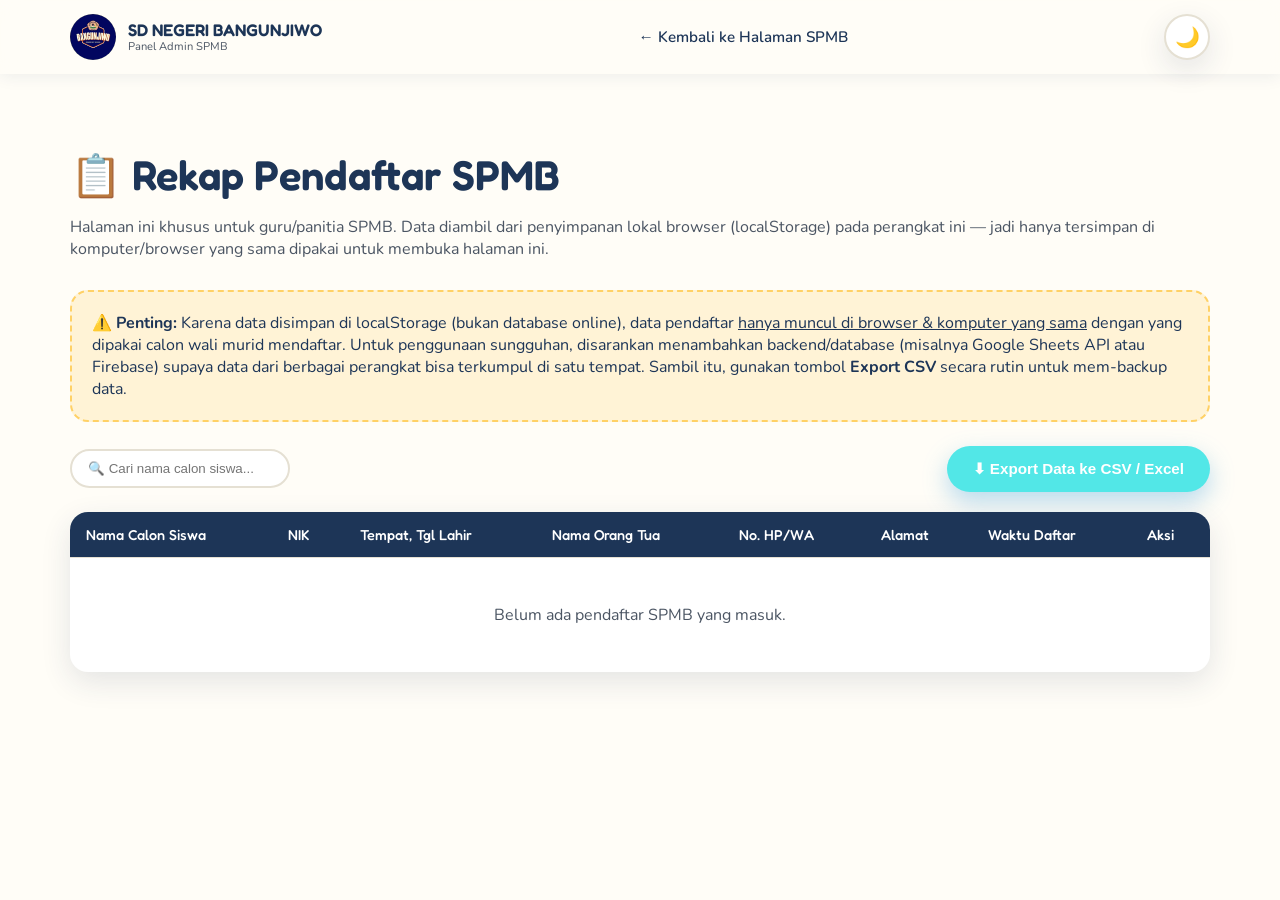
<file: admin-spmb.html>
<!DOCTYPE html>
<html lang="id">
<head>
<meta charset="UTF-8" />
<meta name="viewport" content="width=device-width, initial-scale=1.0" />
<title>Admin — Rekap SPMB | SD Negeri Bangunjiwo</title>
<link rel="preconnect" href="https://fonts.googleapis.com">
<link rel="preconnect" href="https://fonts.gstatic.com" crossorigin>
<link href="https://fonts.googleapis.com/css2?family=Fredoka:wght@500;600;700&family=Nunito:wght@400;600;700;800&display=swap" rel="stylesheet">
<link rel="stylesheet" href="style.css">
<script>
  (function () {
    try {
      var saved = localStorage.getItem('sdnb-theme');
      var theme = saved || (window.matchMedia('(prefers-color-scheme: dark)').matches ? 'dark' : 'light');
      document.documentElement.setAttribute('data-theme', theme);
    } catch (e) {}
  })();
</script>
</head>
<body>

  <header class="site-header">
    <div class="nav-wrap">
      <a href="index.html" class="brand">
        <div class="brand-logo"><img src="logo-sdn.jpeg" alt="Logo SD Negeri Bangunjiwo"></div>
        <div class="brand-text">SD NEGERI BANGUNJIWO<small>Panel Admin SPMB</small></div>
      </a>
      <ul class="nav-menu">
        <li><a href="spmb.html" class="nav-item">← Kembali ke Halaman SPMB</a></li>
      </ul>
      <div class="nav-actions">
        <button id="themeToggle" class="theme-toggle" type="button" aria-label="Ganti mode gelap/terang" title="Ganti mode gelap/terang">
          <span class="theme-icon theme-icon-moon" aria-hidden="true">🌙</span>
          <span class="theme-icon theme-icon-sun" aria-hidden="true">☀️</span>
        </button>
      </div>
    </div>
  </header>

  <section class="section" style="padding-top:40px;">
    <div class="container">
      <h1 class="section-title" style="text-align:left;">📋 Rekap Pendaftar SPMB</h1>
      <p style="color:var(--gray); margin-bottom:30px;">
        Halaman ini khusus untuk guru/panitia SPMB. Data diambil dari penyimpanan lokal browser (localStorage)
        pada perangkat ini — jadi hanya tersimpan di komputer/browser yang sama dipakai untuk membuka halaman ini.
      </p>

      <!-- ⚠️ CATATAN PENTING untuk guru -->
      <div class="info-box" style="margin-bottom:24px;">
        <strong>⚠️ Penting:</strong> Karena data disimpan di localStorage (bukan database online), data pendaftar
        <u>hanya muncul di browser & komputer yang sama</u> dengan yang dipakai calon wali murid mendaftar.
        Untuk penggunaan sungguhan, disarankan menambahkan backend/database (misalnya Google Sheets API atau
        Firebase) supaya data dari berbagai perangkat bisa terkumpul di satu tempat. Sambil itu, gunakan tombol
        <strong>Export CSV</strong> secara rutin untuk mem-backup data.
      </div>

      <div class="admin-toolbar">
        <input type="text" id="adminSearch" placeholder="🔍 Cari nama calon siswa...">
        <button id="exportCsvBtn" class="btn btn-primary btn-export">⬇ Export Data ke CSV / Excel</button>
      </div>

      <div class="admin-table-wrap">
        <table class="admin-table">
          <thead>
            <tr>
              <th>Nama Calon Siswa</th>
              <th>NIK</th>
              <th>Tempat, Tgl Lahir</th>
              <th>Nama Orang Tua</th>
              <th>No. HP/WA</th>
              <th>Alamat</th>
              <th>Waktu Daftar</th>
              <th>Aksi</th>
            </tr>
          </thead>
          <tbody id="adminTableBody">
            <!-- Baris data di-render otomatis oleh script.js -->
          </tbody>
        </table>
        <p id="adminEmptyState" style="text-align:center; padding:30px; color:var(--gray); display:none;">
          Belum ada pendaftar SPMB yang masuk.
        </p>
      </div>
    </div>
  </section>

  <script src="data.js"></script>
  <script src="script.js"></script>
</body>
</html>
</file>
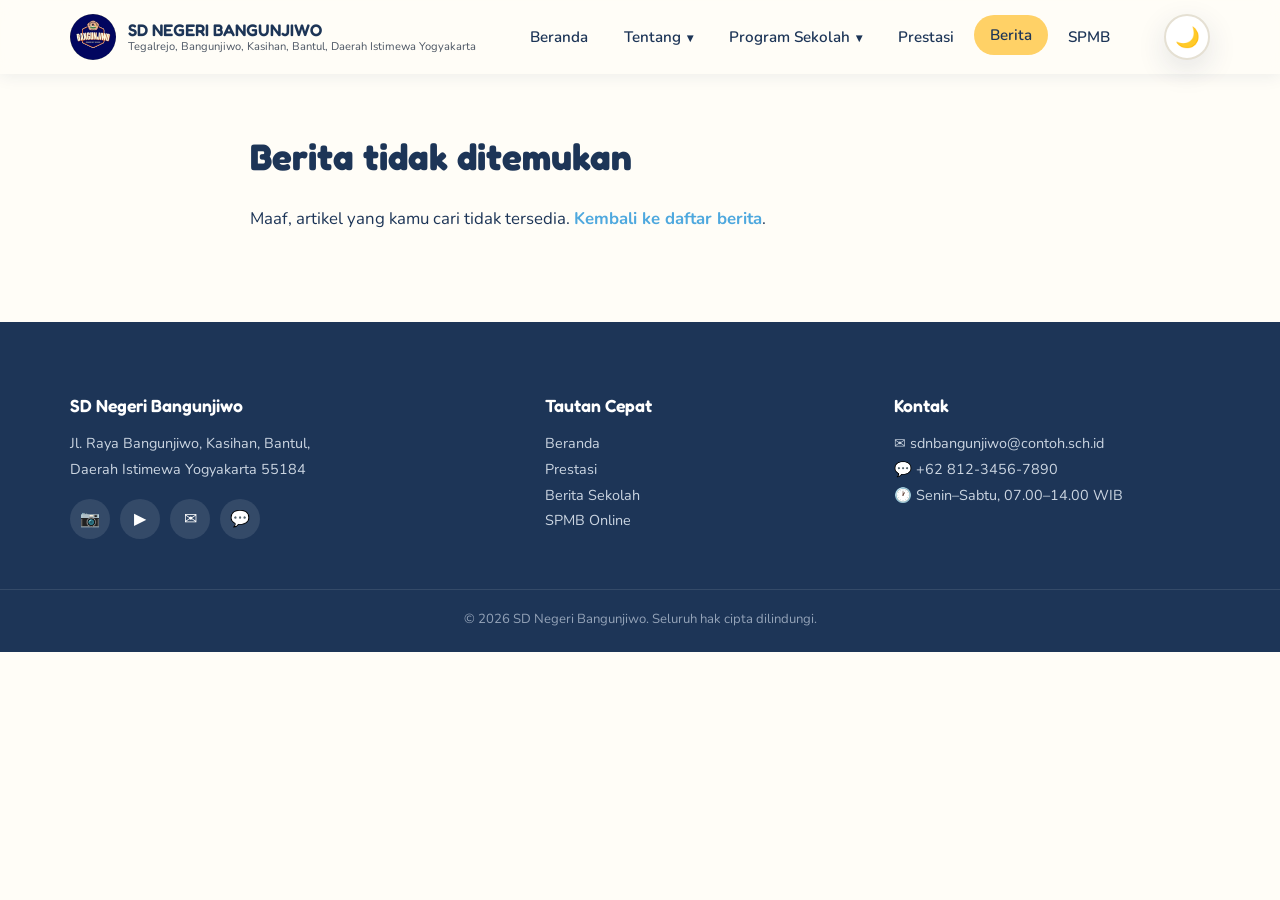
<file: baca-berita.html>
<!DOCTYPE html>
<html lang="id">
<head>
<meta charset="UTF-8" />
<meta name="viewport" content="width=device-width, initial-scale=1.0" />
<title>Baca Berita | SD Negeri Bangunjiwo</title>
<link rel="preconnect" href="https://fonts.googleapis.com">
<link rel="preconnect" href="https://fonts.gstatic.com" crossorigin>
<link href="https://fonts.googleapis.com/css2?family=Fredoka:wght@500;600;700&family=Nunito:wght@400;600;700;800&display=swap" rel="stylesheet">
<link rel="stylesheet" href="style.css">
<script>
  (function () {
    try {
      var saved = localStorage.getItem('sdnb-theme');
      var theme = saved || (window.matchMedia('(prefers-color-scheme: dark)').matches ? 'dark' : 'light');
      document.documentElement.setAttribute('data-theme', theme);
    } catch (e) {}
  })();
</script>
</head>
<body>

  <header class="site-header">
    <div class="nav-wrap">
      <a href="index.html" class="brand">
        <div class="brand-logo"><img src="logo-sdn.jpeg" alt="Logo SD Negeri Bangunjiwo"></div>
        <div class="brand-text">SD NEGERI BANGUNJIWO<small>Tegalrejo, Bangunjiwo, Kasihan, Bantul, Daerah Istimewa Yogyakarta</small></div>
      </a>
      <ul class="nav-menu">
        <li><a href="index.html" class="nav-item">Beranda</a></li>
        <li class="dropdown">
          <a href="#" class="nav-item">Tentang <span class="arrow">▾</span></a>
          <div class="dropdown-menu">
            <a href="profil-sekolah.html">🏫 Profil Sekolah</a>
            <a href="guru-karyawan.html">👨‍🏫 Guru & Karyawan</a>
            <a href="fasilitas.html">🏢 Fasilitas Sekolah</a>
          </div>
        </li>
        <li class="dropdown">
          <a href="#" class="nav-item">Program Sekolah <span class="arrow">▾</span></a>
          <div class="dropdown-menu">
            <a href="program-1.html">📘 Program Akademik Unggulan</a>
            <a href="program-2.html">🎨 Program Ekstrakurikuler</a>
          </div>
        </li>
        <li><a href="prestasi.html" class="nav-item">Prestasi</a></li>
        <li><a href="berita.html" class="nav-item active">Berita</a></li>
        <li><a href="spmb.html" class="nav-item">SPMB</a></li>
      </ul>
      <div class="nav-actions">
      <button id="themeToggle" class="theme-toggle" type="button" aria-label="Ganti mode gelap/terang" title="Ganti mode gelap/terang">
        <span class="theme-icon theme-icon-moon" aria-hidden="true">🌙</span>
        <span class="theme-icon theme-icon-sun" aria-hidden="true">☀️</span>
      </button>
      <button id="hamburger" class="hamburger" aria-label="Buka menu"><span></span><span></span><span></span></button>
    </div>
    </div>
    <nav id="mobileMenu" class="mobile-menu">
      <a href="index.html">Beranda</a>
      <button type="button" class="mobile-dropdown-toggle">Tentang <span>▾</span></button>
      <div class="mobile-submenu">
        <a href="profil-sekolah.html">🏫 Profil Sekolah</a>
        <a href="guru-karyawan.html">👨‍🏫 Guru & Karyawan</a>
        <a href="fasilitas.html">🏢 Fasilitas Sekolah</a>
      </div>
      <button type="button" class="mobile-dropdown-toggle">Program Sekolah <span>▾</span></button>
      <div class="mobile-submenu">
        <a href="program-1.html">📘 Program Akademik Unggulan</a>
        <a href="program-2.html">🎨 Program Ekstrakurikuler</a>
      </div>
      <a href="prestasi.html">Prestasi</a>
      <a href="berita.html">Berita</a>
      <a href="spmb.html">SPMB</a>
    </nav>
  </header>

  <section class="section" style="padding-top:50px;">
    <div class="container" style="max-width:820px;">
      <!-- Artikel di-render otomatis oleh script.js berdasarkan ?id= di URL -->
      <div id="articleContainer"></div>
    </div>
  </section>

  <footer class="site-footer">
    <div class="container footer-grid">
      <div>
        <p class="footer-title">SD Negeri Bangunjiwo</p>
        <p class="footer-text">Jl. Raya Bangunjiwo, Kasihan, Bantul,<br>Daerah Istimewa Yogyakarta 55184</p>
        <div class="social-links">
          <a href="https://instagram.com/sdnbangunjiwo" target="_blank" rel="noopener noreferrer" aria-label="Instagram">📷</a>
          <a href="https://youtube.com/@sdnbangunjiwo" target="_blank" rel="noopener noreferrer" aria-label="YouTube">▶</a>
          <a href="mailto:sdnbangunjiwo@contoh.sch.id" aria-label="Email">✉</a>
          <a href="https://wa.me/6281234567890" target="_blank" rel="noopener noreferrer" aria-label="WhatsApp">💬</a>
        </div>
      </div>
      <div>
        <p class="footer-title">Tautan Cepat</p>
        <p class="footer-text"><a href="index.html">Beranda</a><br><a href="prestasi.html">Prestasi</a><br><a href="berita.html">Berita Sekolah</a><br><a href="spmb.html">SPMB Online</a></p>
      </div>
      <div>
        <p class="footer-title">Kontak</p>
        <p class="footer-text">✉ sdnbangunjiwo@contoh.sch.id<br>💬 +62 812-3456-7890<br>🕐 Senin–Sabtu, 07.00–14.00 WIB</p>
      </div>
    </div>
    <div class="footer-bottom">© <span class="current-year"></span> SD Negeri Bangunjiwo. Seluruh hak cipta dilindungi.</div>
  </footer>

  <script src="data.js"></script>
  <script src="script.js"></script>
</body>
</html>
</file>
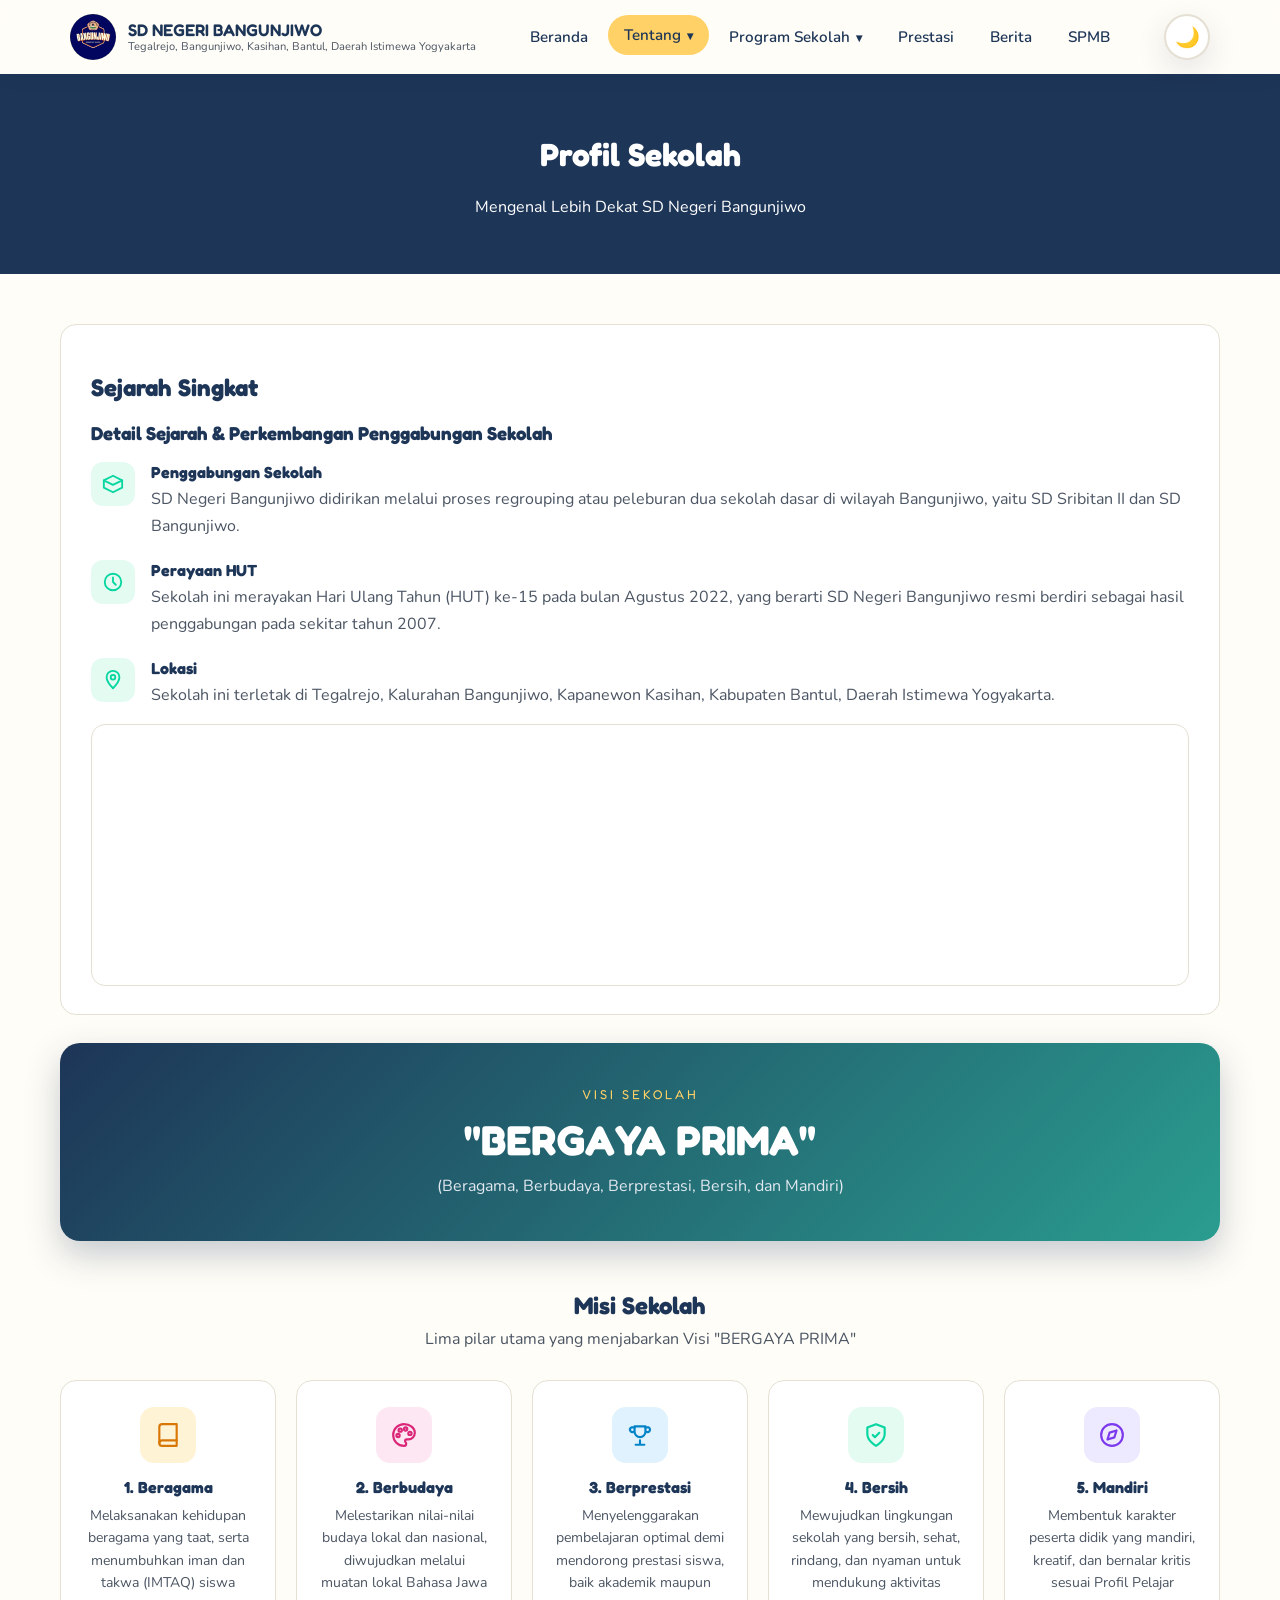
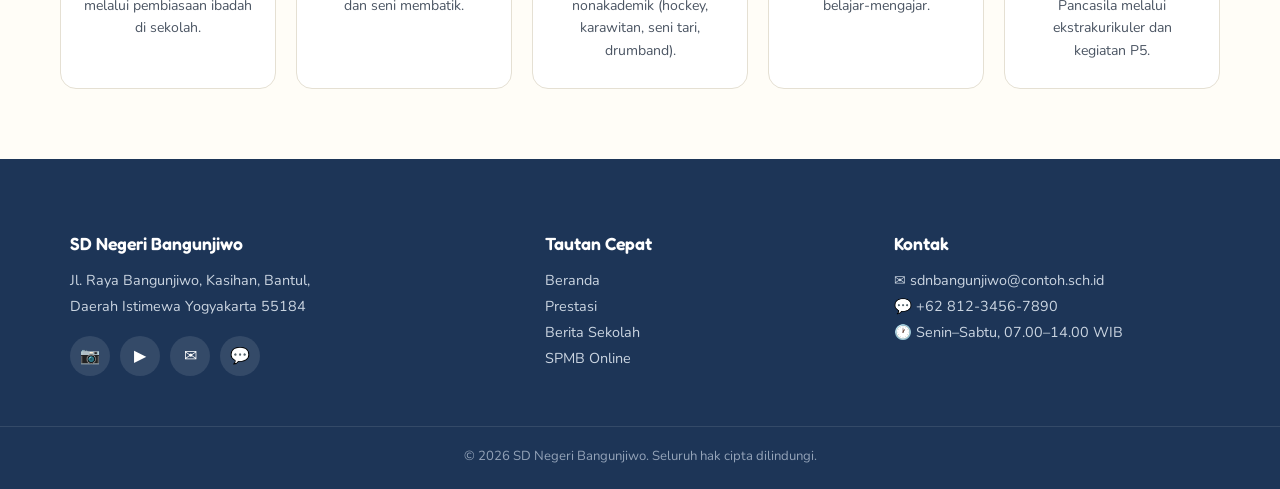
<file: profil-sekolah.html>
<!DOCTYPE html>
<html lang="id">
<head>
<meta charset="UTF-8" />
<meta name="viewport" content="width=device-width, initial-scale=1.0" />
<title>SD Negeri Bangunjiwo | Profil Sekolah</title>
<meta name="description" content="Profil resmi SD Negeri Bangunjiwo, Bantul, Yogyakarta.">

<link rel="preconnect" href="https://fonts.googleapis.com">
<link rel="preconnect" href="https://fonts.gstatic.com" crossorigin>
<link href="https://fonts.googleapis.com/css2?family=Fredoka:wght@500;600;700&family=Nunito:wght@400;600;700;800&display=swap" rel="stylesheet">
<link rel="stylesheet" href="style.css">
<script>
  (function () {
    try {
      var saved = localStorage.getItem('sdnb-theme');
      var theme = saved || (window.matchMedia('(prefers-color-scheme: dark)').matches ? 'dark' : 'light');
      document.documentElement.setAttribute('data-theme', theme);
    } catch (e) {}
  })();
</script>

<style>
  /* Style Konten Profil */
  .page-header {
    background: #1D3557;
    color: white;
    padding: 40px 20px;
    text-align: center;
  }

  .content-section {
    padding: 50px 20px 70px;
    max-width: 1200px;
    margin: 0 auto;
  }

  /* Scroll-margin supaya heading tidak tertutup sticky navbar saat dituju via link */
  .content-section h2,
  .content-section h3 {
    scroll-margin-top: 110px;
  }

  .card-box {
    background: var(--surface);
    padding: 28px 30px;
    border-radius: 16px;
    border: 1px solid var(--border-color);
    transition: background-color 0.3s ease, border-color 0.3s ease;
  }

  /* ===== Poin Sejarah dengan ikon ===== */
  .history-points {
    display: flex;
    flex-direction: column;
    gap: 20px;
    margin-top: 18px;
  }

  .history-point {
    display: flex;
    gap: 16px;
    align-items: flex-start;
  }

  .history-icon {
    width: 44px;
    height: 44px;
    border-radius: 12px;
    background: #E4FBF2;
    color: #06D6A0;
    display: flex;
    align-items: center;
    justify-content: center;
    flex-shrink: 0;
  }

  .history-icon svg { width: 22px; height: 22px; }

  .history-point strong {
    display: block;
    color: var(--ink);
    font-family: 'Fredoka', sans-serif;
    font-size: 1rem;
    margin-bottom: 4px;
  }

  .history-point p {
    margin: 0;
    line-height: 1.7;
    color: var(--gray);
  }

  .map-embed {
    margin-top: 14px;
    border-radius: 14px;
    overflow: hidden;
    border: 1px solid var(--border-color);
  }

  .map-embed iframe {
    width: 100%;
    height: 260px;
    border: 0;
    display: block;
  }

  /* ===== Banner VISI ===== */
  .visi-banner {
    margin-top: 28px;
    background: linear-gradient(135deg, #1D3557, #2A9D8F);
    color: #fff;
    border-radius: 20px;
    padding: 44px 30px;
    text-align: center;
    box-shadow: 0 14px 34px rgba(29, 53, 87, 0.25);
  }

  .visi-label {
    font-family: 'Fredoka', sans-serif;
    font-size: 0.8rem;
    letter-spacing: 3px;
    color: #FFD166;
    margin: 0 0 12px;
  }

  .visi-text {
    font-family: 'Fredoka', sans-serif;
    font-size: clamp(1.8rem, 5vw, 2.6rem);
    margin: 0 0 10px;
  }

  .visi-sub {
    margin: 0;
    color: #e2e8f0;
    font-size: 1rem;
  }

  /* ===== Grid MISI (5 kartu ber-ikon) ===== */
  .section-heading {
    text-align: center;
    font-family: 'Fredoka', sans-serif;
    color: var(--ink);
    margin: 50px 0 8px;
  }

  .section-heading-sub {
    text-align: center;
    color: var(--gray);
    margin: 0 0 30px;
  }

  .misi-grid {
    display: grid;
    grid-template-columns: repeat(auto-fit, minmax(210px, 1fr));
    gap: 20px;
  }

  .misi-card {
    background: var(--surface);
    border: 1px solid var(--border-color);
    border-radius: 16px;
    padding: 26px 22px;
    text-align: center;
    transition: transform 0.25s ease, box-shadow 0.25s ease, background-color 0.3s ease, border-color 0.3s ease;
  }

  .misi-card:hover {
    transform: translateY(-5px);
    box-shadow: 0 12px 26px rgba(29, 53, 87, 0.12);
  }

  .misi-icon {
    width: 56px;
    height: 56px;
    margin: 0 auto 14px;
    border-radius: 14px;
    display: flex;
    align-items: center;
    justify-content: center;
  }

  .misi-icon svg { width: 26px; height: 26px; }

  .misi-card h3 {
    font-family: 'Fredoka', sans-serif;
    font-size: 1rem;
    color: var(--ink);
    margin: 0 0 8px;
  }

  .misi-card p {
    font-size: 0.88rem;
    line-height: 1.6;
    color: var(--gray);
    margin: 0;
  }
</style>
</head>
<body>

  <!-- ===================== HEADER & NAVIGASI ===================== -->
  <header class="site-header">
    <div class="nav-wrap">
      <a href="index.html" class="brand">
        <div class="brand-logo"><img src="logo-sdn.jpeg" alt="Logo SD Negeri Bangunjiwo"></div>
        <div class="brand-text">
          SD NEGERI BANGUNJIWO
          <small>Tegalrejo, Bangunjiwo, Kasihan, Bantul, Daerah Istimewa Yogyakarta</small>
        </div>
      </a>
    
      <!-- Menu Desktop -->
      <ul class="nav-menu">
        <li><a href="index.html" class="nav-item">Beranda</a></li>
        
        <!-- Dropdown Tentang -->
        <li class="dropdown">  
          <a href="#" class="nav-item active">Tentang <span class="arrow">▾</span></a>
          <div class="dropdown-menu">
            <a href="profil-sekolah.html" class="active">🏫 Profil Sekolah</a>
            <a href="guru-karyawan.html">👨‍🏫 Guru & Karyawan</a>
            <a href="fasilitas.html">🏢 Fasilitas Sekolah</a>
          </div>
        </li>
        
        <!-- Dropdown Program Sekolah -->
        <li class="dropdown">
          <a href="#" class="nav-item">Program Sekolah <span class="arrow">▾</span></a>
          <div class="dropdown-menu">
            <a href="program-1.html">📘 Program Akademik Unggulan</a>
            <a href="program-2.html">🎨 Program Ekstrakurikuler</a>
          </div>
        </li>
        <li><a href="prestasi.html" class="nav-item">Prestasi</a></li>
        <li><a href="berita.html" class="nav-item">Berita</a></li>
        <li><a href="spmb.html" class="nav-item">SPMB</a></li>
      </ul>

      <!-- Tombol Hamburger (mobile) -->
      <div class="nav-actions">
      <button id="themeToggle" class="theme-toggle" type="button" aria-label="Ganti mode gelap/terang" title="Ganti mode gelap/terang">
        <span class="theme-icon theme-icon-moon" aria-hidden="true">🌙</span>
        <span class="theme-icon theme-icon-sun" aria-hidden="true">☀️</span>
      </button>
      <button id="hamburger" class="hamburger" aria-label="Buka menu">
        <span></span><span></span><span></span>
      </button>
    </div>
    </div>

    <!-- Menu Mobile -->
    <nav id="mobileMenu" class="mobile-menu">
      <a href="index.html">Beranda</a>
      
      <!-- Dropdown Mobile: Tentang -->
      <button type="button" class="mobile-dropdown-toggle">
        Tentang <span>▾</span>
      </button>
      <div class="mobile-submenu">
        <a href="profil-sekolah.html" class="active">🏫 Profil Sekolah</a>
        <a href="guru-karyawan.html">👨‍🏫 Guru & Karyawan</a>
        <a href="fasilitas.html">🏢 Fasilitas Sekolah</a>
      </div>

      <!-- Dropdown Mobile: Program Sekolah -->
      <button type="button" class="mobile-dropdown-toggle">
        Program Sekolah <span>▾</span>
      </button>
      <div class="mobile-submenu">
        <a href="program-1.html">📘 Program Akademik Unggulan</a>
        <a href="program-2.html">🎨 Program Ekstrakurikuler</a>
      </div>

      <a href="prestasi.html">Prestasi</a>
      <a href="berita.html">Berita</a>
      <a href="spmb.html">SPMB</a>
    </nav>
  </header>

  <!-- ===================== KONTEN PROFIL SEKOLAH ===================== -->
  <div class="page-header">
    <h1>Profil Sekolah</h1>
    <p>Mengenal Lebih Dekat SD Negeri Bangunjiwo</p>
  </div>

  <main class="content-section">
    <div class="card-box">
      <h2>Sejarah Singkat</h2>
      <h3 style="margin-top:16px; margin-bottom:4px;">Detail Sejarah & Perkembangan Penggabungan Sekolah</h3>

      <div class="history-points">
        <div class="history-point">
          <div class="history-icon">
            <svg viewBox="0 0 24 24" fill="none" stroke="currentColor" stroke-width="2" stroke-linecap="round" stroke-linejoin="round"><path d="M12 3L2 8l10 5 10-5-10-5z"/><path d="M2 8v8l10 5 10-5V8"/></svg>
          </div>
          <div>
            <strong>Penggabungan Sekolah</strong>
            <p>SD Negeri Bangunjiwo didirikan melalui proses regrouping atau peleburan dua sekolah dasar di wilayah Bangunjiwo, yaitu SD Sribitan II dan SD Bangunjiwo.</p>
          </div>
        </div>

        <div class="history-point">
          <div class="history-icon">
            <svg viewBox="0 0 24 24" fill="none" stroke="currentColor" stroke-width="2" stroke-linecap="round" stroke-linejoin="round"><circle cx="12" cy="12" r="9"/><path d="M12 7v5l3 3"/></svg>
          </div>
          <div>
            <strong>Perayaan HUT</strong>
            <p>Sekolah ini merayakan Hari Ulang Tahun (HUT) ke-15 pada bulan Agustus 2022, yang berarti SD Negeri Bangunjiwo resmi berdiri sebagai hasil penggabungan pada sekitar tahun 2007.</p>
          </div>
        </div>

        <div class="history-point">
          <div class="history-icon">
            <svg viewBox="0 0 24 24" fill="none" stroke="currentColor" stroke-width="2" stroke-linecap="round" stroke-linejoin="round"><path d="M12 21s7-7.2 7-12a7 7 0 1 0-14 0c0 4.8 7 12 7 12z"/><circle cx="12" cy="9" r="2.5"/></svg>
          </div>
          <div>
            <strong>Lokasi</strong>
            <p>Sekolah ini terletak di Tegalrejo, Kalurahan Bangunjiwo, Kapanewon Kasihan, Kabupaten Bantul, Daerah Istimewa Yogyakarta.</p>
          </div>
        </div>
      </div>

      <!-- ⚠️ GANTI query pada URL di bawah dengan alamat sekolah persis, atau tempel link "Bagikan > Sematkan peta" dari Google Maps -->
      <div class="map-embed">
        <iframe
          src="https://www.google.com/maps?q=SD+Negeri+Bangunjiwo,+Tegalrejo,+Bangunjiwo,+Kasihan,+Bantul&output=embed"
          loading="lazy"
          referrerpolicy="no-referrer-when-downgrade"
          title="Lokasi SD Negeri Bangunjiwo di Google Maps">
        </iframe>
      </div>
    </div>

    <!-- ===== VISI (banner terpisah, menonjol) ===== -->
    <div class="visi-banner">
      <p class="visi-label">VISI SEKOLAH</p>
      <h2 class="visi-text">"BERGAYA PRIMA"</h2>
      <p class="visi-sub">(Beragama, Berbudaya, Berprestasi, Bersih, dan Mandiri)</p>
    </div>

    <!-- ===== MISI (grid 5 kartu ber-ikon) ===== -->
    <h2 class="section-heading">Misi Sekolah</h2>
    <p class="section-heading-sub">Lima pilar utama yang menjabarkan Visi "BERGAYA PRIMA"</p>

    <div class="misi-grid">
      <div class="misi-card">
        <div class="misi-icon" style="background:#FFF3D6; color:#D97706;">
          <svg viewBox="0 0 24 24" fill="none" stroke="currentColor" stroke-width="2" stroke-linecap="round" stroke-linejoin="round"><path d="M4 19.5A2.5 2.5 0 0 1 6.5 17H20"/><path d="M6.5 2H20v20H6.5A2.5 2.5 0 0 1 4 19.5v-15A2.5 2.5 0 0 1 6.5 2z"/></svg>
        </div>
        <h3>1. Beragama</h3>
        <p>Melaksanakan kehidupan beragama yang taat, serta menumbuhkan iman dan takwa (IMTAQ) siswa melalui pembiasaan ibadah di sekolah.</p>
      </div>

      <div class="misi-card">
        <div class="misi-icon" style="background:#FCE7F3; color:#DB2777;">
          <svg viewBox="0 0 24 24" fill="none" stroke="currentColor" stroke-width="2" stroke-linecap="round" stroke-linejoin="round"><circle cx="13.5" cy="6.5" r="1.5"/><circle cx="17.5" cy="10.5" r="1.5"/><circle cx="8.5" cy="7.5" r="1.5"/><circle cx="6.5" cy="12.5" r="1.5"/><path d="M12 2C6.5 2 2 6.5 2 12s4.5 10 10 10c1 0 2-.8 2-2 0-.5-.2-1-.5-1.3-.3-.4-.5-.8-.5-1.2 0-1 .8-1.5 1.5-1.5H16c3.3 0 6-2.7 6-6 0-4.4-4.5-8-10-8z"/></svg>
        </div>
        <h3>2. Berbudaya</h3>
        <p>Melestarikan nilai-nilai budaya lokal dan nasional, diwujudkan melalui muatan lokal Bahasa Jawa dan seni membatik.</p>
      </div>

      <div class="misi-card">
        <div class="misi-icon" style="background:#E0F2FE; color:#0284C7;">
          <svg viewBox="0 0 24 24" fill="none" stroke="currentColor" stroke-width="2" stroke-linecap="round" stroke-linejoin="round"><path d="M8 21h8M12 17v4M7 4h10v5a5 5 0 0 1-10 0V4z"/><path d="M17 5h3a2 2 0 0 1-2 4M7 5H4a2 2 0 0 0 2 4"/></svg>
        </div>
        <h3>3. Berprestasi</h3>
        <p>Menyelenggarakan pembelajaran optimal demi mendorong prestasi siswa, baik akademik maupun nonakademik (hockey, karawitan, seni tari, drumband).</p>
      </div>

      <div class="misi-card">
        <div class="misi-icon" style="background:#E4FBF2; color:#06D6A0;">
          <svg viewBox="0 0 24 24" fill="none" stroke="currentColor" stroke-width="2" stroke-linecap="round" stroke-linejoin="round"><path d="M12 22s8-4.5 8-11V5l-8-3-8 3v6c0 6.5 8 11 8 11z"/><path d="M9 12l2 2 4-4"/></svg>
        </div>
        <h3>4. Bersih</h3>
        <p>Mewujudkan lingkungan sekolah yang bersih, sehat, rindang, dan nyaman untuk mendukung aktivitas belajar-mengajar.</p>
      </div>

      <div class="misi-card">
        <div class="misi-icon" style="background:#EDE9FE; color:#7C3AED;">
          <svg viewBox="0 0 24 24" fill="none" stroke="currentColor" stroke-width="2" stroke-linecap="round" stroke-linejoin="round"><circle cx="12" cy="12" r="10"/><path d="M16.2 7.8l-2 6.4-6.4 2 2-6.4 6.4-2z"/></svg>
        </div>
        <h3>5. Mandiri</h3>
        <p>Membentuk karakter peserta didik yang mandiri, kreatif, dan bernalar kritis sesuai Profil Pelajar Pancasila melalui ekstrakurikuler dan kegiatan P5.</p>
      </div>
    </div>
  </main>

  <!-- ===================== FOOTER ===================== -->
  <footer class="site-footer">
    <div class="container footer-grid">
      <div>
        <p class="footer-title">SD Negeri Bangunjiwo</p>
        <p class="footer-text">
          Jl. Raya Bangunjiwo, Kasihan, Bantul,<br>
          Daerah Istimewa Yogyakarta 55184
        </p>
        <div class="social-links">
          <a href="https://instagram.com/sdnbangunjiwo" target="_blank" rel="noopener noreferrer" aria-label="Instagram">📷</a>
          <a href="https://youtube.com/@sdnbangunjiwo" target="_blank" rel="noopener noreferrer" aria-label="YouTube">▶</a>
          <a href="mailto:sdnbangunjiwo@contoh.sch.id" aria-label="Email">✉</a>
          <a href="https://wa.me/6281234567890" target="_blank" rel="noopener noreferrer" aria-label="WhatsApp">💬</a>
        </div>
      </div>

      <div>
        <p class="footer-title">Tautan Cepat</p>
        <p class="footer-text">
          <a href="index.html">Beranda</a><br>
          <a href="prestasi.html">Prestasi</a><br>
          <a href="berita.html">Berita Sekolah</a><br>
          <a href="spmb.html">SPMB Online</a>
        </p>
      </div>

      <div>
        <p class="footer-title">Kontak</p>
        <p class="footer-text">
          ✉ sdnbangunjiwo@contoh.sch.id<br>
          💬 +62 812-3456-7890<br>
          🕐 Senin–Sabtu, 07.00–14.00 WIB
        </p>
      </div>
    </div>

    <div class="footer-bottom">
      © <span class="current-year"></span> SD Negeri Bangunjiwo. Seluruh hak cipta dilindungi.
    </div>
  </footer>

  <script src="data.js"></script>
  <script src="script.js"></script>
</body>
</html>
</file>
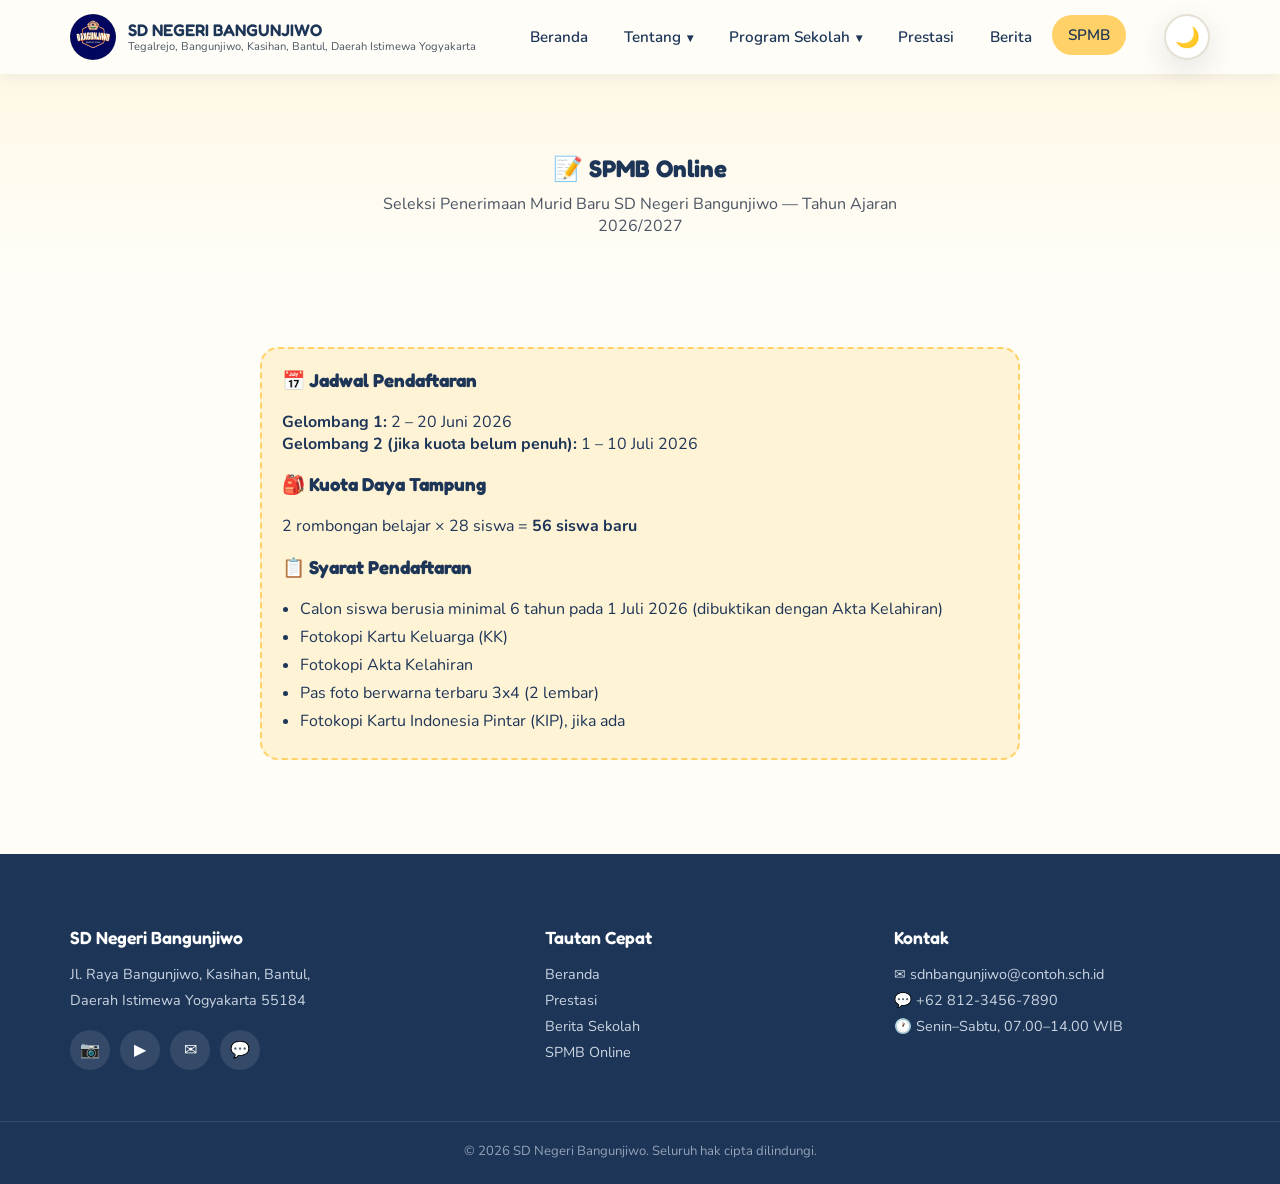
<file: spmb.html>
<!DOCTYPE html>
<html lang="id">
<head>
<meta charset="UTF-8" />
<meta name="viewport" content="width=device-width, initial-scale=1.0" />
<title>SPMB Online | SD Negeri Bangunjiwo</title>
<link rel="preconnect" href="https://fonts.googleapis.com">
<link rel="preconnect" href="https://fonts.gstatic.com" crossorigin>
<link href="https://fonts.googleapis.com/css2?family=Fredoka:wght@500;600;700&family=Nunito:wght@400;600;700;800&display=swap" rel="stylesheet">
<link rel="stylesheet" href="style.css">
<script>
  (function () {
    try {
      var saved = localStorage.getItem('sdnb-theme');
      var theme = saved || (window.matchMedia('(prefers-color-scheme: dark)').matches ? 'dark' : 'light');
      document.documentElement.setAttribute('data-theme', theme);
    } catch (e) {}
  })();
</script>
</head>
<body>
 
  <header class="site-header">
    <div class="nav-wrap">
      <a href="index.html" class="brand">
        <div class="brand-logo"><img src="logo-sdn.jpeg" alt="Logo SD Negeri Bangunjiwo"></div>
        <div class="brand-text">SD NEGERI BANGUNJIWO<small>Tegalrejo, Bangunjiwo, Kasihan, Bantul, Daerah Istimewa Yogyakarta</small></div>
      </a>
      <ul class="nav-menu">
        <li><a href="index.html" class="nav-item">Beranda</a></li>
        <li class="dropdown">
          <a href="#" class="nav-item">Tentang <span class="arrow">▾</span></a>
          <div class="dropdown-menu">
            <a href="profil-sekolah.html">🏫 Profil Sekolah</a>
            <a href="guru-karyawan.html">👨‍🏫 Guru & Karyawan</a>
            <a href="fasilitas.html">🏢 Fasilitas Sekolah</a>
          </div>
        </li>
        <li class="dropdown">
          <a href="#" class="nav-item">Program Sekolah <span class="arrow">▾</span></a>
          <div class="dropdown-menu">
            <a href="program-1.html">📘 Program Akademik Unggulan</a>
            <a href="program-2.html">🎨 Program Ekstrakurikuler</a>
          </div>
        </li>
        <li><a href="prestasi.html" class="nav-item">Prestasi</a></li>
        <li><a href="berita.html" class="nav-item">Berita</a></li>
        <li><a href="spmb.html" class="nav-item active">SPMB</a></li>
      </ul>
      <div class="nav-actions">
      <button id="themeToggle" class="theme-toggle" type="button" aria-label="Ganti mode gelap/terang" title="Ganti mode gelap/terang">
        <span class="theme-icon theme-icon-moon" aria-hidden="true">🌙</span>
        <span class="theme-icon theme-icon-sun" aria-hidden="true">☀️</span>
      </button>
      <button id="hamburger" class="hamburger" aria-label="Buka menu"><span></span><span></span><span></span></button>
    </div>
    </div>
    <nav id="mobileMenu" class="mobile-menu">
      <a href="index.html">Beranda</a>
      <button type="button" class="mobile-dropdown-toggle">Tentang <span>▾</span></button>
      <div class="mobile-submenu">
        <a href="profil-sekolah.html">🏫 Profil Sekolah</a>
        <a href="guru-karyawan.html">👨‍🏫 Guru & Karyawan</a>
        <a href="fasilitas.html">🏢 Fasilitas Sekolah</a>
      </div>
      <button type="button" class="mobile-dropdown-toggle">Program Sekolah <span>▾</span></button>
      <div class="mobile-submenu">
        <a href="program-1.html">📘 Program Akademik Unggulan</a>
        <a href="program-2.html">🎨 Program Ekstrakurikuler</a>
      </div>
      <a href="prestasi.html">Prestasi</a>
      <a href="berita.html">Berita</a>
      <a href="spmb.html">SPMB</a>
    </nav>
  </header>
 
  <section class="page-hero">
    <div class="container">
      <h1>📝 SPMB Online</h1>
      <p>Seleksi Penerimaan Murid Baru SD Negeri Bangunjiwo — Tahun Ajaran 2026/2027</p>
    </div>
  </section>
 
  <section class="section">
    <div class="container" style="max-width:800px;">
 
      <!-- ⚠️ GANTI seluruh info di bawah sesuai jadwal & syarat resmi sekolah -->
      <div class="info-box reveal">
        <h3 style="margin-top:0;">📅 Jadwal Pendaftaran</h3>
        <p><strong>Gelombang 1:</strong> 2 – 20 Juni 2026<br>
        <strong>Gelombang 2 (jika kuota belum penuh):</strong> 1 – 10 Juli 2026</p>
 
        <h3>🎒 Kuota Daya Tampung</h3>
        <p>2 rombongan belajar × 28 siswa = <strong>56 siswa baru</strong></p>
 
        <h3>📋 Syarat Pendaftaran</h3>
        <ul>
          <li>Calon siswa berusia minimal 6 tahun pada 1 Juli 2026 (dibuktikan dengan Akta Kelahiran)</li>
          <li>Fotokopi Kartu Keluarga (KK)</li>
          <li>Fotokopi Akta Kelahiran</li>
          <li>Pas foto berwarna terbaru 3x4 (2 lembar)</li>
          <li>Fotokopi Kartu Indonesia Pintar (KIP), jika ada</li>
        </ul>
      </div>
 
    </div>
  </section>
 
  <footer class="site-footer">
    <div class="container footer-grid">
      <div>
        <p class="footer-title">SD Negeri Bangunjiwo</p>
        <p class="footer-text">Jl. Raya Bangunjiwo, Kasihan, Bantul,<br>Daerah Istimewa Yogyakarta 55184</p>
        <div class="social-links">
          <a href="https://instagram.com/sdnbangunjiwo" target="_blank" rel="noopener noreferrer" aria-label="Instagram">📷</a>
          <a href="https://youtube.com/@sdnbangunjiwo" target="_blank" rel="noopener noreferrer" aria-label="YouTube">▶</a>
          <a href="mailto:sdnbangunjiwo@contoh.sch.id" aria-label="Email">✉</a>
          <a href="https://wa.me/6281234567890" target="_blank" rel="noopener noreferrer" aria-label="WhatsApp">💬</a>
        </div>
      </div>
      <div>
        <p class="footer-title">Tautan Cepat</p>
        <p class="footer-text"><a href="index.html">Beranda</a><br><a href="prestasi.html">Prestasi</a><br><a href="berita.html">Berita Sekolah</a><br><a href="spmb.html">SPMB Online</a></p>
      </div>
      <div>
        <p class="footer-title">Kontak</p>
        <p class="footer-text">✉ sdnbangunjiwo@contoh.sch.id<br>💬 +62 812-3456-7890<br>🕐 Senin–Sabtu, 07.00–14.00 WIB</p>
      </div>
    </div>
    <div class="footer-bottom">© <span class="current-year"></span> SD Negeri Bangunjiwo. Seluruh hak cipta dilindungi.</div>
  </footer>
 
  <script src="data.js"></script>
  <script src="script.js"></script>
</body>
</html>
</file>
<file: style.css>
/* ============================================================
   SD NEGERI BANGUNJIWO — style.css
   Tema: ceria, cerah, ramah anak, modern
   ============================================================ */

:root {
  --yellow: #FFD166;
  --blue: #4EA8DE;
  --green: #52e7e7;
  --pink: #EF476F;
  --dark: #1D3557;
  --cream: #FFFDF7;
  --gray: #4B5563;
  --radius-lg: 28px;
  --radius-md: 18px;
  --shadow-soft: 0 10px 30px rgba(29, 53, 87, 0.12);
  --shadow-hover: 0 16px 40px rgba(29, 53, 87, 0.18);

  /* ===== Token tema (berubah saat dark mode aktif) ===== */
  --ink: #1D3557;                       /* warna teks utama */
  --surface: #ffffff;                   /* latar kartu/panel */
  --section-alt-bg: #FFF8E7;            /* latar section aksen (page-hero, dll) */
  --header-bg: rgba(255, 253, 247, 0.9);/* latar navbar (dengan transparansi) */
  --border-color: #e5e0d3;              /* warna garis/pembatas */
  --table-hover: #FFF8E7;               /* highlight hover baris tabel */
}

/* ============================================================
   DARK MODE — token di atas ditimpa saat <html data-theme="dark">
   ============================================================ */
[data-theme="dark"] {
  --cream: #10141f;
  --gray: #9aa5bd;
  --ink: #e7e9f2;
  --surface: #1b2130;
  --section-alt-bg: #1b2130;
  --header-bg: rgba(16, 20, 31, 0.85);
  --border-color: #2b3247;
  --table-hover: rgba(255, 255, 255, 0.05);
  --shadow-soft: 0 10px 30px rgba(0, 0, 0, 0.45);
  --shadow-hover: 0 16px 40px rgba(0, 0, 0, 0.55);
}

[data-theme="dark"] body {
  background: var(--cream);
}

* { box-sizing: border-box; }

html {
  scroll-behavior: smooth;
}

body {
  margin: 0;
  font-family: "Nunito", sans-serif;
  color: var(--ink);
  background: var(--cream);
  overflow-x: hidden;
  transition: background-color 0.3s ease, color 0.3s ease;
}

h1, h2, h3, h4, .font-display {
  font-family: "Fredoka", sans-serif;
}

/* Cegah heading/section tertutup navbar sticky saat dituju via anchor link */
h1, h2, h3, section, main {
  scroll-margin-top: 100px;
}

/* Tambahan padding-top pengaman di puncak konten utama tiap halaman,
   supaya baris teks pertama tidak pernah terlalu dekat dengan navbar sticky */
main { padding-top: 4px; }

a { text-decoration: none; color: inherit; }
ul { list-style: none; margin: 0; padding: 0; }
img { max-width: 100%; display: block; }

.container {
  max-width: 1180px;
  margin: 0 auto;
  padding: 0 20px;
}

.section {
  padding: 70px 0;
  position: relative;
}

.section-title {
  font-size: clamp(1.8rem, 4vw, 2.6rem);
  font-weight: 600;
  text-align: center;
  margin-bottom: 12px;
}

.section-subtitle {
  text-align: center;
  color: var(--gray);
  max-width: 560px;
  margin: 0 auto 44px;
  font-size: 1.05rem;
}

/* ===== BADGE WARNA BULAT DEKORATIF DI JUDUL ===== */
.title-dot {
  display: inline-block;
  width: 10px;
  height: 10px;
  border-radius: 50%;
  margin: 0 6px;
  vertical-align: middle;
}

/* ===== FLOATING BLOB ANIMATION (elemen dekoratif 3D-ish) ===== */
.blob {
  position: absolute;
  border-radius: 50%;
  filter: blur(2px);
  opacity: 0.55;
  z-index: 0;
  animation: floatY 6s ease-in-out infinite;
}

@keyframes floatY {
  0%, 100% { transform: translateY(0) rotate(0deg); }
  50% { transform: translateY(-22px) rotate(8deg); }
}

/* ============================================================
   HEADER & NAVIGASI
   ============================================================ */
.site-header {
  position: sticky;
  top: 0;
  z-index: 100;
  background: var(--header-bg);
  backdrop-filter: blur(10px);
  box-shadow: 0 2px 16px rgba(29, 53, 87, 0.08);
  transition: background-color 0.3s ease;
}

.nav-wrap {
  display: flex;
  align-items: center;
  justify-content: space-between;
  padding: 14px 20px;
  max-width: 1180px;
  margin: 0 auto;
}

.brand {
  display: flex;
  align-items: center;
  gap: 12px;
  min-width: 0;
}

.brand-logo {
  width: 46px;
  height: 46px;
  border-radius: 50%;
  background: var(--blue);
  display: flex;
  align-items: center;
  justify-content: center;
  color: #fff;
  font-family: "Fredoka", sans-serif;
  font-weight: 600;
  font-size: 1.1rem;
  flex-shrink: 0;
  overflow: hidden;
}

.brand-logo img {
  width: 100%;
  height: 100%;
  object-fit: cover;
}

.brand-text {
  font-family: "Fredoka", sans-serif;
  font-weight: 600;
  font-size: 1.05rem;
  line-height: 1.2;
  white-space: nowrap;
  overflow: hidden;
  text-overflow: ellipsis;
}

.brand-text small {
  display: block;
  font-family: "Nunito", sans-serif;
  font-weight: 400;
  font-size: 0.7rem;
  color: var(--gray);
  white-space: nowrap;
  overflow: hidden;
  text-overflow: ellipsis;
}

/* Menu desktop */
.nav-menu {
  display: flex;
  align-items: center;
  gap: 4px;
  flex-shrink: 0;
}

.nav-menu > li {
  position: relative;
}

.nav-menu a.nav-item {
  display: inline-block;
  padding: 10px 16px;
  border-radius: 999px;
  font-weight: 600;
  font-size: 0.95rem;
  transition: background-color 0.2s ease, color 0.2s ease, transform 0.15s ease;
}

.nav-menu a.nav-item:hover,
.nav-menu a.nav-item.active {
  background: var(--yellow);
  color: var(--dark);
  transform: translateY(-2px);
}

/* Indicator panah pada menu desktop */
.nav-menu .dropdown .arrow {
  display: inline-block;
  font-size: 0.8em;
  margin-left: 2px;
  transition: transform 0.3s ease;
}

.nav-menu .dropdown:hover .arrow,
.nav-menu .dropdown.open .arrow {
  transform: rotate(180deg);
}

/* Dropdown Menu Desktop (Tentang & Program Sekolah) */
.dropdown-menu {
  position: absolute;
  top: calc(100% + 8px);
  left: 0;
  background: var(--surface);
  border-radius: var(--radius-md);
  box-shadow: var(--shadow-soft);
  min-width: 230px;
  padding: 8px;
  opacity: 0;
  visibility: hidden;
  transform: translateY(8px);
  transition: opacity 0.2s ease, transform 0.2s ease, visibility 0.2s;
  z-index: 20;
  border: 1px solid rgba(29, 53, 87, 0.05);
}

.dropdown:hover .dropdown-menu,
.dropdown.open .dropdown-menu {
  opacity: 1;
  visibility: visible;
  transform: translateY(0);
}

.dropdown-menu a {
  display: block;
  padding: 10px 14px;
  border-radius: 12px;
  font-weight: 600;
  font-size: 0.9rem;
  color: var(--ink);
  transition: background-color 0.2s ease, color 0.2s ease;
}

.dropdown-menu a:hover {
  background: var(--cream);
  color: var(--blue);
}

.dropdown-menu a.active {
  background: var(--blue);
  color: #fff;
}

.mobile-submenu a.active {
  background: var(--yellow);
  color: var(--dark);
  font-weight: 700;
}

/* Tombol Hamburger */
.hamburger {
  display: none;
  width: 46px;
  height: 46px;
  border-radius: 50%;
  border: none;
  background: var(--pink);
  cursor: pointer;
  position: relative;
  flex-shrink: 0;
}

.hamburger span {
  position: absolute;
  left: 12px;
  right: 12px;
  height: 3px;
  background: #fff;
  border-radius: 4px;
  transition: transform 0.3s ease, opacity 0.3s ease, top 0.3s ease;
}

.hamburger span:nth-child(1) { top: 15px; }
.hamburger span:nth-child(2) { top: 22px; }
.hamburger span:nth-child(3) { top: 29px; }

.hamburger.open span:nth-child(1) {
  top: 22px;
  transform: rotate(45deg);
}
.hamburger.open span:nth-child(2) {
  opacity: 0;
}
.hamburger.open span:nth-child(3) {
  top: 22px;
  transform: rotate(-45deg);
}

/* ===== Grup aksi kanan navbar (tombol dark mode + hamburger) ===== */
.nav-actions {
  display: flex;
  align-items: center;
  gap: 10px;
  flex-shrink: 0;
}

/* ===== Tombol Dark Mode ===== */
.theme-toggle {
  display: flex;
  align-items: center;
  justify-content: center;
  width: 46px;
  height: 46px;
  border-radius: 50%;
  border: 2px solid var(--border-color);
  background: var(--surface);
  box-shadow: var(--shadow-soft);
  cursor: pointer;
  font-size: 1.25rem;
  line-height: 1;
  flex-shrink: 0;
  transition: transform 0.25s ease, box-shadow 0.25s ease, background-color 0.25s ease, border-color 0.25s ease;
}

.theme-toggle:hover {
  transform: translateY(-2px) rotate(-8deg);
  box-shadow: var(--shadow-hover);
}

.theme-icon-sun { display: none; }
[data-theme="dark"] .theme-icon-sun { display: inline; }
[data-theme="dark"] .theme-icon-moon { display: none; }

/* Menu mobile */
.mobile-menu {
  display: none;
  flex-direction: column;
  background: var(--surface);
  border-top: 3px solid var(--yellow);
  overflow: hidden;
  max-height: 0;
  transition: max-height 0.35s ease;
}

.mobile-menu.open {
  max-height: 800px;
}

.mobile-menu a,
.mobile-menu button.mobile-dropdown-toggle {
  display: flex;
  justify-content: space-between;
  align-items: center;
  padding: 16px 22px;
  font-weight: 600;
  border-bottom: 1px solid var(--border-color);
  width: 100%;
  background: none;
  border-left: none;
  border-right: none;
  border-top: none;
  text-align: left;
  font-family: "Nunito", sans-serif;
  font-size: 1rem;
  color: var(--ink);
  cursor: pointer;
}

.mobile-dropdown-toggle span {
  display: inline-block;
  transition: transform 0.3s ease;
}

.mobile-dropdown-toggle.open span {
  transform: rotate(180deg);
}

.mobile-submenu {
  max-height: 0;
  overflow: hidden;
  background: var(--cream);
  transition: max-height 0.3s ease;
}

.mobile-submenu.open {
  max-height: 300px;
  display: block;
}

.mobile-submenu a {
  padding-left: 40px;
  font-size: 0.92rem;
  border-bottom: 1px solid var(--border-color);
}

/* ============================================================
   HERO BARU: foto latar penuh + overlay + stats bar
   ============================================================ */
.hero-banner {
  max-width: 1180px;
  margin: 24px auto 0;
  padding: 0 20px;
}

.hero-photo {
  position: relative;
  min-height: 460px;
  border-radius: 24px 24px 0 0;
  overflow: hidden;
  background-size: cover;
  background-position: center;
  display: flex;
  align-items: flex-end;
  box-shadow: var(--shadow-soft);
}

.hero-photo::before {
  content: "";
  position: absolute;
  inset: 0;
  background: linear-gradient(180deg, rgba(15, 23, 42, 0.25) 0%, rgba(15, 23, 42, 0.65) 100%);
  z-index: 1;
}

/* Lapisan slideshow foto — di-generate otomatis oleh script.js dari heroPhotosData di data.js */
.hero-photo-slide {
  position: absolute;
  inset: 0;
  background-size: cover;
  background-position: center;
  opacity: 0;
  transition: opacity 1.2s ease;
  z-index: 0;
}

.hero-photo-slide.active {
  opacity: 1;
}

.hero-photo-content {
  position: relative;
  z-index: 2;
  color: #fff;
  padding: 44px 40px;
}

.hero-photo-content h1 {
  font-size: clamp(1.8rem, 4.2vw, 2.6rem);
  line-height: 1.25;
  margin: 0 0 20px;
}

.hero-photo-content p {
  max-width: 640px;
  font-size: 1rem;
  line-height: 1.8;
  margin: 0 0 28px;
  color: #f1f5f9;
}

.hero-photo-buttons {
  display: flex;
  gap: 14px;
  flex-wrap: wrap;
}

.hero-photo-btn {
  background: var(--yellow);
  color: var(--dark);
  padding: 14px 26px;
  border-radius: 12px;
  font-weight: 700;
  font-size: 0.95rem;
  transition: transform 0.2s ease, box-shadow 0.2s ease;
}

.hero-photo-btn:hover {
  transform: translateY(-3px);
  box-shadow: 0 10px 24px rgba(0, 0, 0, 0.25);
}

.hero-photo-btn.outline {
  background: rgba(255, 255, 255, 0.15);
  color: #fff;
  border: 2px solid #fff;
}

/* Bar statistik di bawah foto (menyatu, rounded bawah) */
.hero-stats-bar {
  background: var(--green);
  border-radius: 0 0 24px 24px;
  padding: 36px 40px;
  display: grid;
  grid-template-columns: 1.3fr repeat(3, auto);
  gap: 28px;
  align-items: center;
}

.hero-stats-desc h3 {
  margin: 0 0 10px;
  font-size: 1.25rem;
}

.hero-stats-desc p {
  margin: 0;
  color: #1c3a2e;
  font-size: 0.92rem;
  line-height: 1.7;
}

.hero-stat-item {
  text-align: center;
}

.hero-stat-item .stat-label {
  font-weight: 700;
  font-size: 0.95rem;
  color: var(--dark);
}

.hero-stat-item .stat-value {
  font-family: "Fredoka", sans-serif;
  font-size: 2rem;
  font-weight: 600;
  color: var(--dark);
  margin-top: 6px;
}

@media (max-width: 900px) {
  .hero-stats-bar {
    grid-template-columns: 1fr;
    text-align: center;
  }
  .hero-stats-bar .hero-stat-item { text-align: center; }
}

@media (max-width: 600px) {
  .hero-photo { min-height: 380px; border-radius: 18px 18px 0 0; }
  .hero-photo-content { padding: 28px 22px; }
  .hero-stats-bar { border-radius: 0 0 18px 18px; padding: 28px 22px; gap: 20px; }
  .hero-banner { padding: 0 12px; }
}

/* ============================================================
   HERO LAMA (masih dipakai section lain jika ada)
   ============================================================ */
.hero {
  position: relative;
  padding: 60px 0 60px;
  overflow: hidden;
  background: linear-gradient(180deg, var(--section-alt-bg) 0%, var(--cream) 100%);
}

.hero-grid {
  position: relative;
  z-index: 2;
  display: grid;
  grid-template-columns: 1fr;
  gap: 40px;
  align-items: center;
  margin-bottom: 20px;
}

@media (min-width: 900px) {
  .hero-grid { grid-template-columns: 1fr 1fr; }
}

.hero-text h1 {
  font-size: clamp(2rem, 5vw, 3.2rem);
  line-height: 1.15;
  margin: 0 0 18px;
}

.hero-text h1 .highlight {
  color: var(--blue);
  position: relative;
}

.hero-text p {
  font-size: 1.05rem;
  color: var(--gray);
  max-width: 480px;
  margin-bottom: 28px;
}

.btn {
  display: inline-flex;
  align-items: center;
  gap: 8px;
  padding: 14px 26px;
  border-radius: 999px;
  font-weight: 700;
  font-size: 0.95rem;
  border: none;
  cursor: pointer;
  transition: transform 0.2s ease, box-shadow 0.2s ease;
}

.btn-primary {
  background: var(--blue);
  color: #fff;
  box-shadow: 0 10px 24px rgba(78, 168, 222, 0.4);
}

.btn-secondary {
  background: var(--surface);
  color: var(--ink);
  border: 2px solid var(--dark);
}

.btn:hover { transform: translateY(-3px); }

/* Visual 3D-ish hero (CSS transform) */
.hero-visual {
  position: relative;
  height: 360px;
  perspective: 1000px;
}

.hero-3d-card {
  position: absolute;
  border-radius: var(--radius-lg);
  box-shadow: var(--shadow-soft);
  overflow: hidden;
  animation: floatY 5s ease-in-out infinite;
}

.hero-3d-card.main {
  width: 70%;
  height: 70%;
  top: 10%;
  left: 15%;
  z-index: 3;
  transform: rotateY(-6deg) rotateX(4deg);
}

.hero-3d-card.deco-1 {
  width: 40%;
  height: 40%;
  top: -4%;
  right: 0;
  background: var(--yellow);
  animation-delay: 0.6s;
  z-index: 2;
}

.hero-3d-card.deco-2 {
  width: 35%;
  height: 35%;
  bottom: -2%;
  left: 0;
  background: var(--green);
  animation-delay: 1.2s;
  z-index: 1;
}

/* Statistik floating */
.hero-stats {
  position: relative;
  z-index: 3;
  margin-top: 40px;
  display: grid;
  grid-template-columns: repeat(3, 1fr);
  gap: 16px;
}

@media (max-width: 700px) {
  .hero-stats { grid-template-columns: 1fr; }
}

.stat-card {
  background: var(--surface);
  border-radius: var(--radius-md);
  box-shadow: var(--shadow-soft);
  padding: 22px;
  text-align: center;
  transition: transform 0.25s ease, box-shadow 0.25s ease;
}

.stat-card:hover {
  transform: translateY(-6px);
  box-shadow: var(--shadow-hover);
}

.stat-number {
  font-family: "Fredoka", sans-serif;
  font-size: 2rem;
  font-weight: 600;
}

.stat-label {
  color: var(--gray);
  font-size: 0.9rem;
  margin-top: 4px;
}

/* ============================================================
   SAMBUTAN KEPALA SEKOLAH
   ============================================================ */
.principal-section {
  background: var(--surface);
}

.principal-grid {
  display: grid;
  grid-template-columns: 1fr;
  gap: 36px;
  align-items: center;
}

@media (min-width: 800px) {
  .principal-grid { grid-template-columns: 280px 1fr; }
}

.principal-photo {
  width: 220px;
  height: 220px;
  border-radius: 50%;
  overflow: hidden;
  border: 8px solid var(--yellow);
  margin: 0 auto;
  box-shadow: var(--shadow-soft);
}

.principal-photo img {
  width: 100%;
  height: 100%;
  object-fit: cover;
}

.principal-quote {
  font-size: 1.15rem;
  line-height: 1.8;
  color: var(--ink);
  position: relative;
  padding-left: 24px;
  border-left: 5px solid var(--blue);
}

.principal-name {
  margin-top: 18px;
  font-family: "Fredoka", sans-serif;
  font-weight: 600;
  color: var(--blue);
}

/* ============================================================
   CAROUSEL (Guru & Berita)
   ============================================================ */
.carousel-wrap {
  position: relative;
}

.carousel-track {
  display: flex;
  gap: 20px;
  overflow-x: auto;
  scroll-snap-type: x mandatory;
  padding: 10px 4px 20px;
  scrollbar-width: none;
}

.carousel-track::-webkit-scrollbar { display: none; }

.carousel-track > * {
  scroll-snap-align: start;
  flex-shrink: 0;
}

.carousel-btn {
  position: absolute;
  top: 42%;
  transform: translateY(-50%);
  width: 44px;
  height: 44px;
  border-radius: 50%;
  border: none;
  background: var(--surface);
  box-shadow: var(--shadow-soft);
  font-size: 1.1rem;
  cursor: pointer;
  z-index: 5;
  display: flex;
  align-items: center;
  justify-content: center;
  transition: background-color 0.2s ease, transform 0.2s ease;
}

.carousel-btn:hover {
  background: var(--yellow);
  color: var(--dark);
  transform: translateY(-50%) scale(1.08);
}

.carousel-btn.prev { left: -6px; }
.carousel-btn.next { right: -6px; }

@media (max-width: 640px) {
  .carousel-btn { display: none; }
}

/* Kartu Guru */
.teacher-card {
  width: 190px;
  background: var(--surface);
  border-radius: var(--radius-md);
  box-shadow: var(--shadow-soft);
  overflow: hidden;
  text-align: center;
  transition: transform 0.25s ease, box-shadow 0.25s ease;
}

.teacher-card:hover {
  transform: translateY(-6px);
  box-shadow: var(--shadow-hover);
}

.teacher-card img {
  width: 100%;
  aspect-ratio: 1 / 1;
  object-fit: cover;
}

.teacher-card .info { padding: 14px 10px; }
.teacher-card .name { font-weight: 700; font-size: 0.92rem; }
.teacher-card .role { color: var(--gray); font-size: 0.78rem; margin-top: 3px; }

/* Kartu Berita */
.news-card {
  width: 300px;
  background: var(--surface);
  border-radius: var(--radius-md);
  box-shadow: var(--shadow-soft);
  overflow: hidden;
  transition: transform 0.25s ease, box-shadow 0.25s ease;
}

.news-card:hover {
  transform: translateY(-6px);
  box-shadow: var(--shadow-hover);
}

.news-card img {
  width: 100%;
  aspect-ratio: 4 / 3;
  object-fit: cover;
}

.news-card .info { padding: 18px; }
.news-card .date {
  color: var(--pink);
  font-weight: 700;
  font-size: 0.78rem;
  text-transform: uppercase;
}
.news-card .title {
  font-family: "Fredoka", sans-serif;
  font-weight: 600;
  font-size: 1.02rem;
  margin: 8px 0;
  line-height: 1.4;
}
.news-card .excerpt {
  color: var(--gray);
  font-size: 0.88rem;
  line-height: 1.5;
}

/* Grid berita (halaman berita.html) */
.news-grid {
  display: grid;
  grid-template-columns: repeat(auto-fill, minmax(280px, 1fr));
  gap: 24px;
}

/* ============================================================
   PRESTASI
   ============================================================ */
.achievement-grid {
  display: grid;
  grid-template-columns: repeat(auto-fill, minmax(260px, 1fr));
  gap: 24px;
}

.achievement-card {
  background: var(--surface);
  border-radius: var(--radius-md);
  overflow: hidden;
  box-shadow: var(--shadow-soft);
  transition: transform 0.25s ease, box-shadow 0.25s ease;
}

.achievement-card:hover {
  transform: translateY(-6px);
  box-shadow: var(--shadow-hover);
}

.achievement-card img {
  width: 100%;
  aspect-ratio: 4 / 3;
  object-fit: cover;
}

.achievement-card .info { padding: 16px; }

.achievement-badge {
  display: inline-block;
  padding: 4px 12px;
  border-radius: 999px;
  font-size: 0.72rem;
  font-weight: 700;
  color: #fff;
  background: var(--green);
  margin-bottom: 8px;
}

/* ============================================================
   FORM (SPMB)
   ============================================================ */
.form-card {
  background: var(--surface);
  border-radius: var(--radius-lg);
  box-shadow: var(--shadow-soft);
  padding: 32px;
  max-width: 640px;
  margin: 0 auto;
}

.form-group { margin-bottom: 18px; }

.form-group label {
  display: block;
  font-weight: 700;
  margin-bottom: 6px;
  font-size: 0.92rem;
}

.form-group input,
.form-group textarea,
.form-group select {
  width: 100%;
  padding: 12px 16px;
  border-radius: 14px;
  border: 2px solid var(--border-color);
  background: var(--surface);
  color: var(--ink);
  font-family: "Nunito", sans-serif;
  font-size: 0.95rem;
  transition: border-color 0.2s ease, background-color 0.2s ease, color 0.2s ease;
}

.form-group input:focus,
.form-group textarea:focus,
.form-group select:focus {
  outline: none;
  border-color: var(--blue);
}

.info-box {
  background: #FFF3D6;
  color: #1D3557;
  border: 2px dashed var(--yellow);
  border-radius: var(--radius-md);
  padding: 20px;
  margin-bottom: 24px;
}

.info-box ul { padding-left: 18px; list-style: disc; }
.info-box li { margin-bottom: 6px; }

.alert-success {
  background: #E4FBF2;
  border: 2px solid var(--green);
  color: #0a7a58;
  padding: 16px 20px;
  border-radius: var(--radius-md);
  font-weight: 700;
  margin-bottom: 20px;
  display: none;
}

.alert-success.show { display: block; }

/* ============================================================
   ADMIN SPMB
   ============================================================ */
.admin-toolbar {
  display: flex;
  flex-wrap: wrap;
  gap: 12px;
  justify-content: space-between;
  align-items: center;
  margin-bottom: 20px;
}

.admin-toolbar input[type="text"] {
  padding: 10px 16px;
  border-radius: 999px;
  border: 2px solid var(--border-color);
  background: var(--surface);
  color: var(--ink);
  min-width: 220px;
}

.admin-table-wrap {
  overflow-x: auto;
  background: var(--surface);
  border-radius: var(--radius-md);
  box-shadow: var(--shadow-soft);
}

table.admin-table {
  width: 100%;
  border-collapse: collapse;
  min-width: 780px;
}

table.admin-table th,
table.admin-table td {
  padding: 14px 16px;
  text-align: left;
  border-bottom: 1px solid var(--border-color);
  font-size: 0.9rem;
}

table.admin-table th {
  background: var(--dark);
  color: #fff;
  font-family: "Fredoka", sans-serif;
  font-weight: 500;
  position: sticky;
  top: 0;
}

table.admin-table tr:hover td { background: var(--table-hover); }

.btn-delete {
  background: var(--pink);
  color: #fff;
  border: none;
  padding: 8px 14px;
  border-radius: 999px;
  font-size: 0.8rem;
  font-weight: 700;
  cursor: pointer;
}

.btn-export {
  background: var(--green);
  color: #fff;
}

/* ============================================================
   ARTIKEL BERITA (baca-berita.html)
   ============================================================ */
.article-header img {
  width: 100%;
  max-height: 420px;
  object-fit: cover;
  border-radius: var(--radius-lg);
  margin-bottom: 28px;
}

.article-date {
  color: var(--pink);
  font-weight: 700;
  font-size: 0.85rem;
  text-transform: uppercase;
}

.article-title {
  font-size: clamp(1.6rem, 4vw, 2.3rem);
  margin: 10px 0 24px;
}

.article-content {
  font-size: 1.05rem;
  line-height: 1.9;
  color: var(--ink);
  max-width: 760px;
}

/* ============================================================
   FOOTER
   ============================================================ */
.site-footer {
  background: var(--dark);
  color: #fff;
  padding: 56px 0 24px;
}

.footer-grid {
  display: grid;
  grid-template-columns: 1fr;
  gap: 32px;
}

@media (min-width: 700px) {
  .footer-grid { grid-template-columns: 1.4fr 1fr 1fr; }
}

.footer-title {
  font-family: "Fredoka", sans-serif;
  font-weight: 600;
  margin-bottom: 14px;
  font-size: 1.1rem;
}

.footer-text {
  color: #cbd5e1;
  font-size: 0.9rem;
  line-height: 1.8;
}

.social-links {
  display: flex;
  gap: 10px;
  margin-top: 16px;
}

.social-links a {
  width: 40px;
  height: 40px;
  border-radius: 50%;
  background: rgba(255, 255, 255, 0.1);
  display: flex;
  align-items: center;
  justify-content: center;
  transition: background-color 0.2s ease, transform 0.2s ease;
}

.social-links a:hover {
  background: var(--yellow);
  color: var(--dark);
  transform: translateY(-3px);
}

.footer-bottom {
  text-align: center;
  color: #94a3b8;
  font-size: 0.82rem;
  margin-top: 40px;
  padding-top: 20px;
  border-top: 1px solid rgba(255, 255, 255, 0.1);
}

/* ============================================================
   SCROLL REVEAL (dipakai lewat script.js)
   ============================================================ */
.reveal {
  opacity: 0;
  transform: translateY(26px);
  transition: opacity 0.7s cubic-bezier(0.16, 1, 0.3, 1), transform 0.7s cubic-bezier(0.16, 1, 0.3, 1);
}

.reveal.visible {
  opacity: 1;
  transform: translateY(0);
}

/* ============================================================
   RESPONSIVE: NAVBAR MOBILE
   ============================================================ */
@media (max-width: 860px) {
  .nav-menu { display: none; }
  .hamburger { display: block; }
  .mobile-menu { display: flex; }
}

@media (min-width: 861px) {
  .mobile-menu { display: none !important; }
}

/* Halaman generik (program, prestasi, spmb dll) */
.page-hero {
  padding: 60px 0 40px;
  text-align: center;
  background: linear-gradient(180deg, var(--section-alt-bg) 0%, var(--cream) 100%);
}

.page-hero h1 { margin-bottom: 10px; }
.page-hero p { color: var(--gray); max-width: 560px; margin: 0 auto; }

.feature-grid {
  display: grid;
  grid-template-columns: repeat(auto-fit, minmax(240px, 1fr));
  gap: 22px;
  margin-top: 20px;
}

.feature-card {
  background: var(--surface);
  border-radius: var(--radius-md);
  padding: 24px;
  box-shadow: var(--shadow-soft);
  transition: transform 0.25s ease, box-shadow 0.25s ease;
}

.feature-card:hover {
  transform: translateY(-6px);
  box-shadow: var(--shadow-hover);
}

.feature-icon {
  width: 52px;
  height: 52px;
  border-radius: 16px;
  display: flex;
  align-items: center;
  justify-content: center;
  font-size: 1.4rem;
  margin-bottom: 14px;
}

.gallery-grid {
  display: grid;
  grid-template-columns: repeat(auto-fill, minmax(220px, 1fr));
  gap: 16px;
  margin-top: 30px;
}

.gallery-grid img {
  width: 100%;
  aspect-ratio: 4 / 3;
  object-fit: cover;
  border-radius: var(--radius-md);
  box-shadow: var(--shadow-soft);
  transition: transform 0.3s ease;
}

.gallery-grid img:hover { transform: scale(1.03); }
</file>
